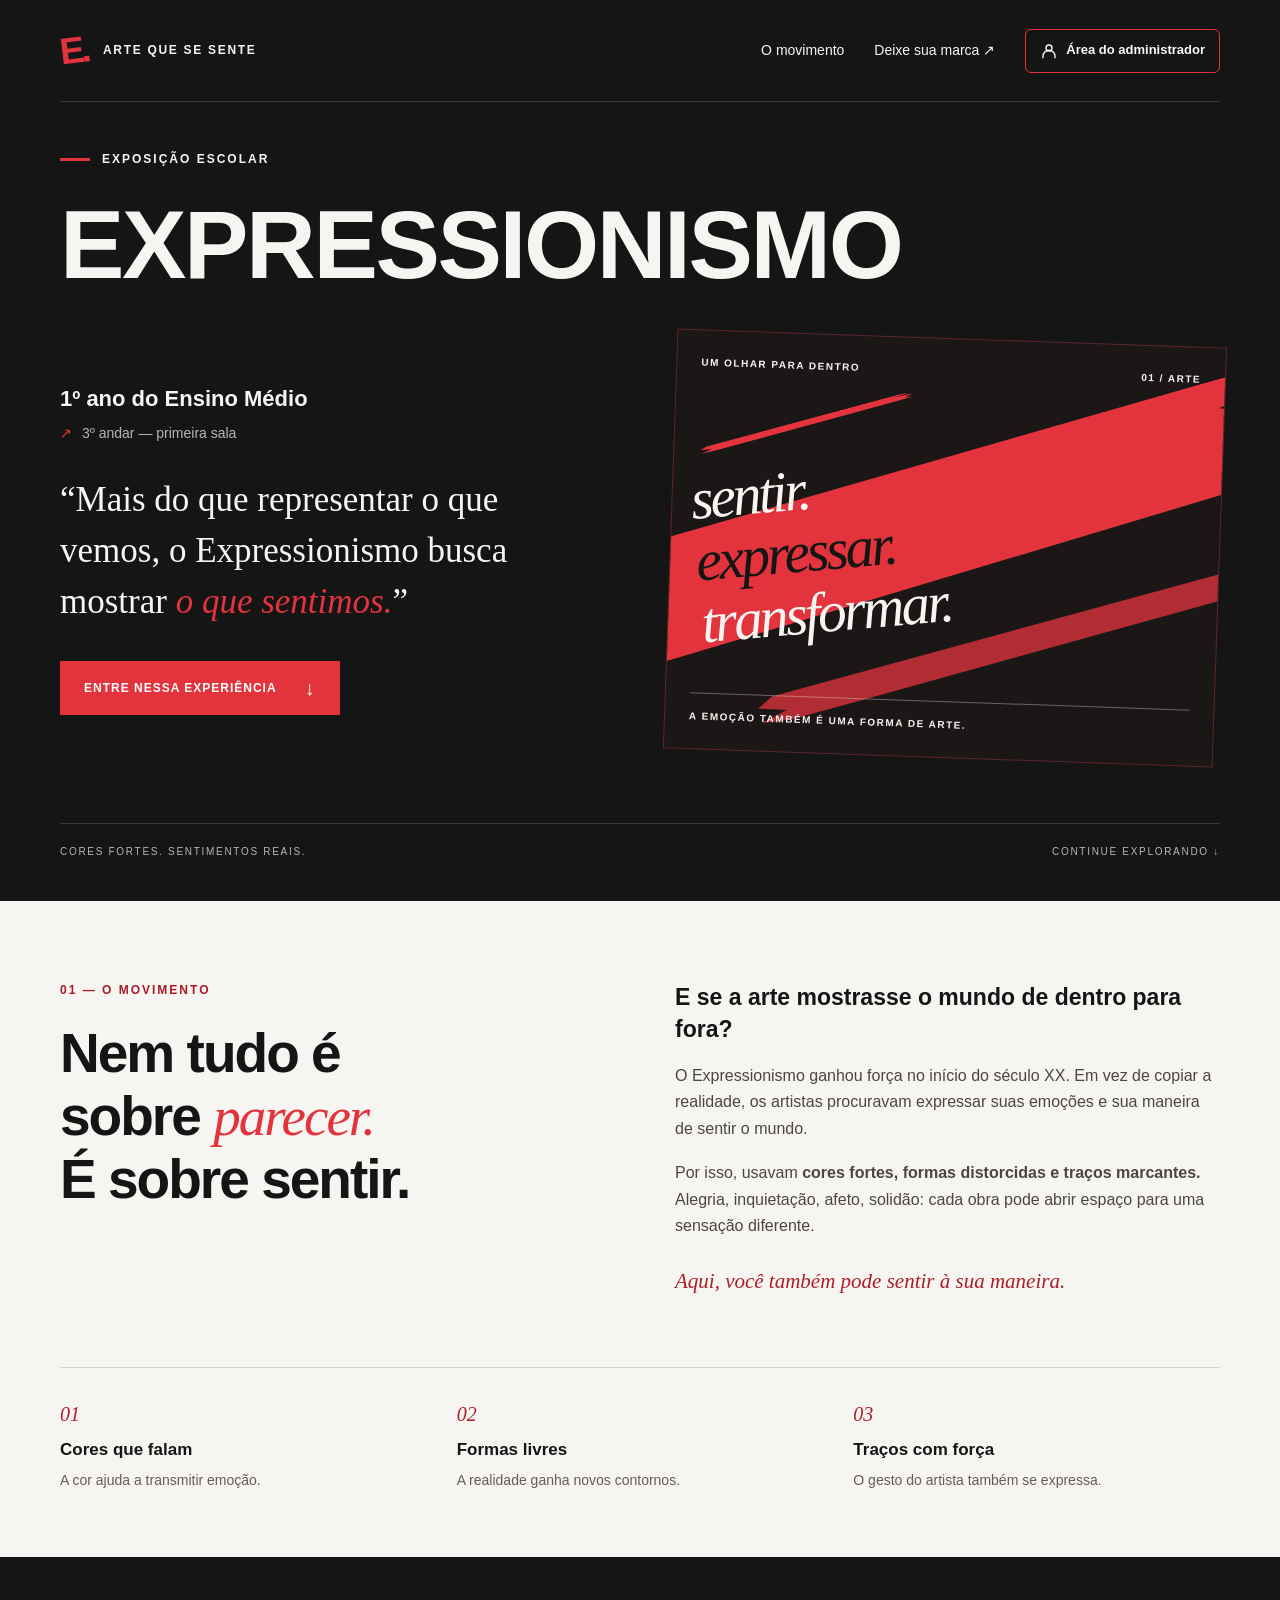
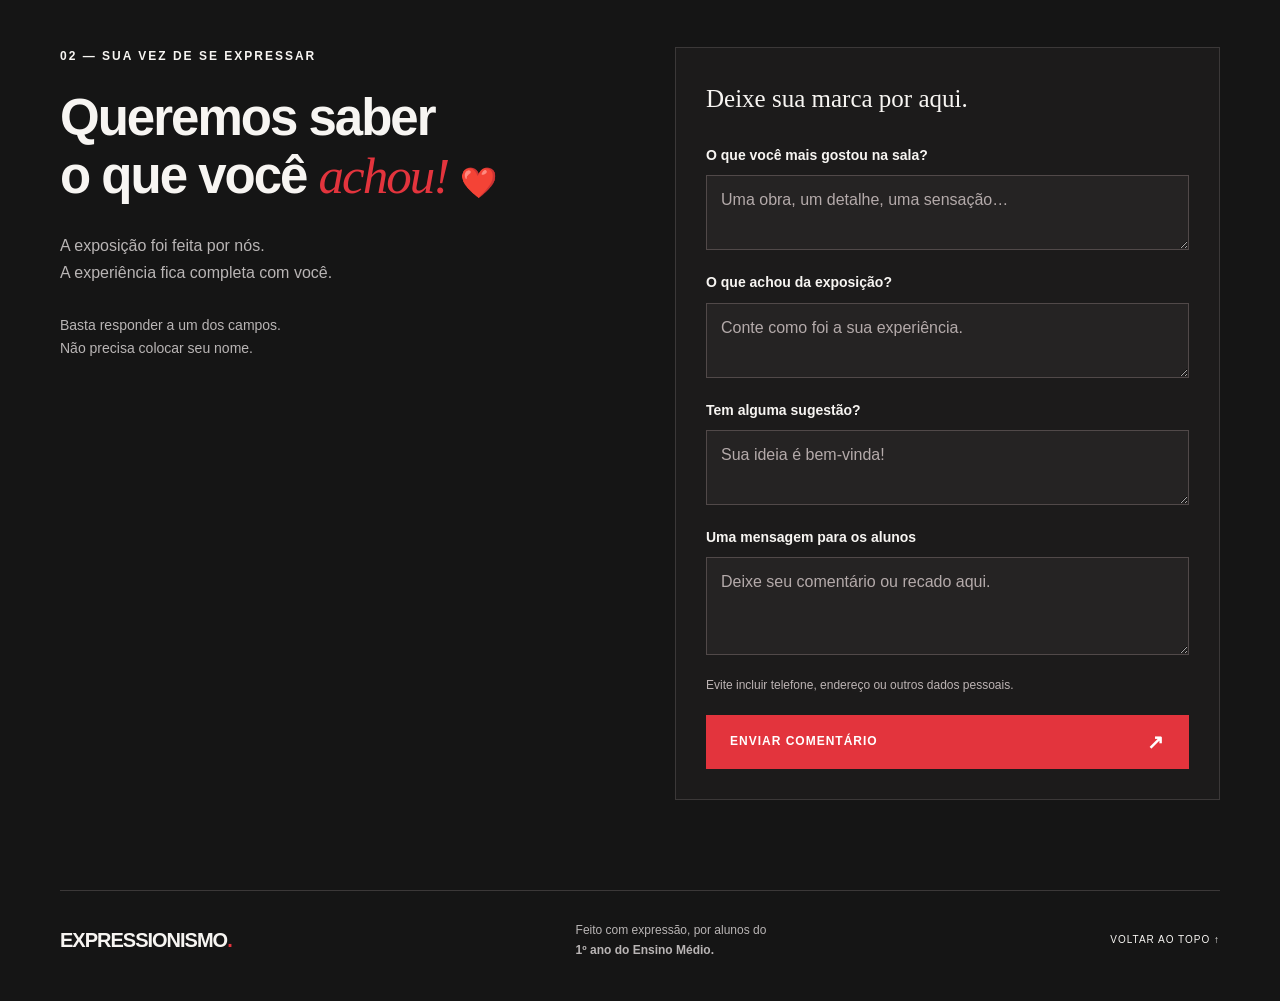
<file: index.html>
<!DOCTYPE html>
<html lang="pt-BR">
<head>
  <meta charset="UTF-8">
  <meta name="viewport" content="width=device-width, initial-scale=1">
  <meta name="theme-color" content="#151515">
  <meta name="description" content="Uma exposição sobre sentir: conheça o Expressionismo com os alunos do 1º ano do Ensino Médio.">
  <title>Expressionismo — Exposição do 1º ano</title>
  <link rel="stylesheet" href="style.css">
  <script src="script.js" defer></script>
</head>
<body>
  <a class="skip" href="#sobre">Pular para o conteúdo</a>
  <header class="header wrap">
    <a class="brand" href="#inicio" aria-label="Exposição, início"><span class="brand-mark" aria-hidden="true">E.</span> ARTE QUE SE SENTE</a>
    <nav aria-label="Navegação principal">
        <a href="#sobre">O movimento</a>

        <a href="#comentarios">
            Deixe sua marca <span aria-hidden="true">↗</span>
        </a>

        <a href="painel.html" class="admin-link">
            <svg
            width="18"
            height="18"
            viewBox="0 0 24 24"
            fill="none"
            stroke="currentColor"
            stroke-width="1.8"
            stroke-linecap="round"
            stroke-linejoin="round"
            aria-hidden="true"
            >
            <circle cx="12" cy="8" r="4"></circle>
            <path d="M4 21v-2a8 8 0 0 1 16 0v2"></path>
            </svg>

            Área do administrador
        </a>
        </nav>
  </header>
  <main>
    <section class="hero wrap" id="inicio" aria-labelledby="titulo">
      <div class="eyebrow"><span class="red-line"></span> EXPOSIÇÃO ESCOLAR</div>
      <h1 id="titulo">EXPRESSIONISMO</h1>
      <div class="hero-grid">
        <div class="hero-copy">
          <p class="class-year">1º ano do Ensino Médio</p>
          <p class="location"><span aria-hidden="true">↗</span> 3º andar — primeira sala</p>
          <blockquote>“Mais do que representar o que vemos, o Expressionismo busca mostrar <em>o que sentimos.</em>”</blockquote>
          <a class="button" href="#sobre">ENTRE NESSA EXPERIÊNCIA <span aria-hidden="true">↓</span></a>
        </div>
        <div class="art-poster" aria-hidden="true">
          <div class="poster-top">UM OLHAR PARA DENTRO <span>01 / ARTE</span></div>
          <div class="paint paint-one"></div><div class="paint paint-two"></div><div class="paint paint-three"></div>
          <p class="poster-type">sentir.<br><span>expressar.</span><br>transformar.</p>
          <div class="poster-bottom">A EMOÇÃO TAMBÉM É UMA FORMA DE ARTE.</div>
        </div>
      </div>
      <div class="hero-bottom"><span>CORES FORTES. SENTIMENTOS REAIS.</span><span aria-hidden="true">CONTINUE EXPLORANDO ↓</span></div>
    </section>
    <section class="about" id="sobre" aria-labelledby="sobre-titulo">
      <div class="wrap about-grid reveal">
        <div><p class="eyebrow">01 — O MOVIMENTO</p><h2 id="sobre-titulo">Nem tudo é<br>sobre <em>parecer.</em><br>É sobre sentir.</h2></div>
        <div class="about-copy"><p class="lead">E se a arte mostrasse o mundo de dentro para fora?</p><p>O Expressionismo ganhou força no início do século XX. Em vez de copiar a realidade, os artistas procuravam expressar suas emoções e sua maneira de sentir o mundo.</p><p>Por isso, usavam <strong>cores fortes, formas distorcidas e traços marcantes.</strong> Alegria, inquietação, afeto, solidão: cada obra pode abrir espaço para uma sensação diferente.</p><p class="hand-note">Aqui, você também pode sentir à sua maneira.</p></div>
      </div>
      <div class="wrap features reveal"><div><span>01</span><h3>Cores que falam</h3><p>A cor ajuda a transmitir emoção.</p></div><div><span>02</span><h3>Formas livres</h3><p>A realidade ganha novos contornos.</p></div><div><span>03</span><h3>Traços com força</h3><p>O gesto do artista também se expressa.</p></div></div>
    </section>
    <section class="feedback wrap" id="comentarios" aria-labelledby="comentarios-titulo">
      <div class="feedback-intro reveal"><p class="eyebrow">02 — SUA VEZ DE SE EXPRESSAR</p><h2 id="comentarios-titulo">Queremos saber<br>o que você <em>achou!</em> <span class="heart">❤️</span></h2><p>A exposição foi feita por nós.<br>A experiência fica completa com você.</p><p class="small">Basta responder a um dos campos.<br>Não precisa colocar seu nome.</p></div>
      <form id="feedback-form" class="form-card reveal" aria-describedby="form-note" novalidate>
        <p class="form-heading">Deixe sua marca por aqui.</p>
        <label for="gostou">O que você mais gostou na sala?</label><textarea id="gostou" name="gostou" rows="2" maxlength="1500" placeholder="Uma obra, um detalhe, uma sensação…"></textarea>
        <label for="opiniao">O que achou da exposição?</label><textarea id="opiniao" name="opiniao" rows="2" maxlength="1500" placeholder="Conte como foi a sua experiência."></textarea>
        <label for="sugestoes">Tem alguma sugestão?</label><textarea id="sugestoes" name="sugestoes" rows="2" maxlength="1500" placeholder="Sua ideia é bem-vinda!"></textarea>
        <label for="mensagem">Uma mensagem para os alunos</label><textarea id="mensagem" name="mensagem" rows="3" maxlength="1500" placeholder="Deixe seu comentário ou recado aqui."></textarea>
        <p id="form-note" class="form-note">Evite incluir telefone, endereço ou outros dados pessoais.</p>
        <p id="connection-note" class="connection-note">Prévia: o envio ainda não está conectado. Os comentários não serão enviados.</p>
        <button class="button" type="submit">ENVIAR COMENTÁRIO <span aria-hidden="true">↗</span></button>
        <p id="form-status" class="form-status" role="status" aria-live="polite" tabindex="-1"></p>
        <noscript><p>Ative o JavaScript para utilizar o formulário.</p></noscript>
      </form>
    </section>
  </main>
  <footer class="wrap footer"><a class="footer-title" href="#inicio">EXPRESSIONISMO<span>.</span></a><p>Feito com expressão, por alunos do<br><strong>1º ano do Ensino Médio.</strong></p><a href="#inicio" aria-label="Voltar ao início">VOLTAR AO TOPO ↑</a></footer>
</body>
</html>
</file>
<file: style.css>
/* Paleta e tipografia: sem fontes ou bibliotecas externas. */
:root{--black:#151515;--red:#e3343d;--paper:#f7f5f2;--muted:#b9b5b5;--line:#3b3838;--font:Arial,Helvetica,sans-serif}
*{box-sizing:border-box}html{scroll-behavior:smooth;scroll-padding-top:25px}body{margin:0;background:var(--black);color:var(--paper);font-family:var(--font);font-size:16px;line-height:1.65}a{color:inherit;text-decoration:none}button,textarea{font:inherit}button,a,textarea{-webkit-tap-highlight-color:transparent}a:focus-visible,button:focus-visible,textarea:focus-visible{outline:3px solid var(--red);outline-offset:5px}::selection{background:var(--red);color:white}.wrap{width:min(1160px,calc(100% - 64px));margin-inline:auto}.skip{position:fixed;top:-100px;left:16px;padding:12px;background:white;color:black;z-index:10}.skip:focus{top:12px}.header{display:flex;justify-content:space-between;align-items:center;gap:24px;min-height:102px;border-bottom:1px solid var(--line)}.brand{display:flex;align-items:center;gap:12px;font-size:12px;font-weight:700;letter-spacing:1.7px}.brand-mark{font-size:37px;line-height:1;color:var(--red);font-weight:900;letter-spacing:-4px;transform:rotate(-7deg);margin-right:4px}nav{display:flex;gap:30px;font-size:14px}nav a:hover{color:var(--red)}.hero{padding-top:48px}.eyebrow{display:flex;align-items:center;gap:12px;font-size:12px;font-weight:700;letter-spacing:2px;margin:0 0 22px}.red-line{width:30px;height:3px;background:var(--red)}h1{font-family:Impact,'Arial Narrow',var(--font);font-size:clamp(32px,7.55vw,106px);font-weight:900;line-height:1.1;letter-spacing:-.025em;margin:0 0 40px}h2{font-size:clamp(34px,4.3vw,58px);line-height:1.13;letter-spacing:-2px;margin:0}h2 em,blockquote em{font-family:Georgia,'Times New Roman',serif;font-weight:400;color:var(--red)}.hero-grid{display:grid;grid-template-columns:1fr 1fr;gap:60px;align-items:center}.class-year{font-size:22px;font-weight:700;margin:0 0 5px}.location{color:var(--muted);font-size:14px;margin:0}.location span{color:var(--red);margin-right:6px}blockquote{font-family:Georgia,'Times New Roman',serif;font-size:clamp(24px,2.8vw,35px);line-height:1.45;margin:30px 0 34px;max-width:500px}.button{display:inline-flex;justify-content:space-between;align-items:center;gap:28px;min-height:54px;background:var(--red);color:white;border:1px solid transparent;padding:16px 23px;font-weight:700;font-size:12px;letter-spacing:1px;cursor:pointer;transition:background .2s,transform .2s}.button:hover{background:#c3222c;transform:translateY(-2px)}.button span{font-size:20px;line-height:1}.button:disabled{opacity:.7;cursor:wait;transform:none}.art-poster{position:relative;isolation:isolate;overflow:hidden;min-height:420px;border:1px solid #5c2528;background:#1b1717;transform:rotate(2deg);padding:24px;display:flex;flex-direction:column;justify-content:space-between}.poster-top,.poster-bottom{font-size:10px;letter-spacing:1.5px;font-weight:bold;display:flex;justify-content:space-between;gap:10px}.poster-bottom{border-top:1px solid #ffffff55;padding-top:15px}.poster-type{font-family:Georgia,serif;font-size:clamp(36px,4.5vw,63px);font-style:italic;line-height:1.08;letter-spacing:-3px;margin:35px 0;transform:rotate(-7deg);position:relative}.poster-type span{color:var(--black)}.paint{position:absolute;z-index:-1;background:var(--red);clip-path:polygon(3% 9%,95% 0,98% 16%,91% 22%,100% 39%,96% 66%,100% 85%,6% 100%,0 86%,5% 65%,0 36%);animation:breathe 9s ease-in-out infinite alternate}.paint-one{width:130%;height:130px;top:115px;left:-15%;transform:rotate(-17deg)}.paint-two{width:100%;height:30px;top:285px;left:15%;transform:rotate(-17deg);opacity:.75}.paint-three{width:40%;height:7px;top:85px;left:4%;transform:rotate(-17deg)}@keyframes breathe{to{translate:0 -5px}}.hero-bottom{display:flex;justify-content:space-between;gap:15px;border-top:1px solid var(--line);margin-top:65px;padding:20px 0 28px;font-size:10px;letter-spacing:1.7px;color:var(--muted)}.about{background:var(--paper);color:var(--black);padding:80px 0 65px;margin-top:12px}.about-grid{display:grid;grid-template-columns:1fr 1fr;gap:70px}.about .eyebrow{color:#a91b25}.about-copy p{margin:0 0 18px;color:#4b4646}.about-copy .lead{font-size:23px;line-height:1.4;color:var(--black);font-weight:700}.about-copy .hand-note{font-family:Georgia,serif;font-style:italic;color:#ab2028;font-size:21px;margin-top:25px}.features{display:grid;grid-template-columns:repeat(3,1fr);gap:30px;border-top:1px solid #d7d0d0;padding-top:30px;margin-top:50px}.features span{font-family:Georgia,serif;font-style:italic;color:#ad2029;font-size:20px}.features h3{font-size:17px;margin:5px 0}.features p{font-size:14px;color:#635c5c;margin:0}.feedback{display:grid;grid-template-columns:1fr 1fr;gap:70px;padding-block:90px}.feedback h2{font-size:clamp(34px,4vw,51px)}.feedback-intro>p:not(.eyebrow){color:var(--muted);margin-top:28px}.heart{display:inline-block;font-size:30px}.small{font-size:14px}.form-card{border:1px solid var(--line);padding:30px;background:#1c1b1b}.form-heading{font-family:Georgia,serif;font-size:25px;margin:0 0 25px}.form-card label{display:block;font-size:14px;margin-bottom:8px;font-weight:700}.form-card textarea{display:block;width:100%;min-height:75px;resize:vertical;background:#252323;color:white;border:1px solid #514949;border-radius:0;padding:12px 14px;line-height:1.5;margin:0 0 21px;font-size:16px}.form-card textarea::placeholder{color:#b4aaaa}.form-card textarea:focus{border-color:var(--red)}.form-note,.connection-note{font-size:12px;color:#bdb4b4;line-height:1.6}.connection-note{border-left:2px solid var(--red);padding-left:12px;margin-block:16px}.form-card .button{width:100%;margin-top:8px}.form-status{font-size:14px;margin:16px 0 0}.form-status:empty{display:none}.form-status[data-state="error"]{color:#ffb7bc}.form-status[data-state="success"]{color:white}.footer{display:flex;justify-content:space-between;align-items:center;gap:24px;border-top:1px solid var(--line);padding-block:30px 40px}.footer-title{font-size:20px;font-weight:900;letter-spacing:-1px}.footer-title span{color:var(--red)}.footer p{font-size:12px;color:var(--muted);margin:0}.footer>a:last-child{font-size:10px;letter-spacing:1px}.reveal{opacity:1}.motion .reveal{opacity:0;transform:translateY(18px);transition:opacity .65s,transform .65s}.motion .reveal.visible{opacity:1;transform:none}
@media(min-width:1500px){h1{font-size:106px}}
@media(max-width:800px){.wrap{width:calc(100% - 40px)}.header{min-height:80px}.brand{font-size:10px;letter-spacing:1px}nav{gap:16px}nav a:first-child{display:none}.hero{padding-top:32px}h1{font-size:8.1vw;letter-spacing:-.035em;margin-bottom:28px}.hero-grid{gap:30px}.art-poster{min-height:355px;padding:18px}.poster-type{font-size:38px}.poster-top span{display:none}.hero-grid,.about-grid,.feedback{grid-template-columns:1fr}.hero-copy{max-width:580px}blockquote{max-width:580px}.art-poster{max-width:520px;width:calc(100% - 10px);margin:12px auto}.poster-type{font-size:clamp(44px,10vw,65px)}.paint-one{top:100px}.paint-two{top:255px}.about{padding-block:55px}.about-grid{gap:30px}.features{gap:20px;margin-top:30px}.feedback{gap:32px;padding-block:60px}.feedback-intro>p:not(.eyebrow){margin-top:20px}.hero-bottom{margin-top:35px}.hero-bottom span:last-child{display:none}.footer{flex-wrap:wrap}.footer>a:last-child{margin-left:auto}.form-card{padding:24px}}
@media(max-width:420px){.wrap{width:calc(100% - 32px)}nav{font-size:12px}.brand{font-size:9px;gap:8px;letter-spacing:.5px}.brand-mark{font-size:32px}h1{font-size:8vw}.eyebrow{font-size:10px;letter-spacing:1.4px}.class-year{font-size:20px}.features{grid-template-columns:1fr;gap:23px}.features>div{padding-left:36px;position:relative}.features span{position:absolute;left:0;top:2px}.features h3{margin-top:0}.form-card{padding:20px}.footer{align-items:flex-start}.footer>a:last-child{margin-left:0}.button{letter-spacing:.6px;padding-inline:18px}h2{letter-spacing:-1px}}
@media(prefers-reduced-motion:reduce){html{scroll-behavior:auto}*,*::before,*::after{animation:none!important;transition:none!important}.motion .reveal{opacity:1;transform:none}}

/* Acesso ao painel do administrador */
.header nav {
  align-items: center;
  flex-wrap: wrap;
}

.header nav .admin-link {
  display: inline-flex;
  align-items: center;
  justify-content: center;
  gap: 8px;

  min-height: 44px;
  padding: 10px 14px;

  border: 1px solid #e3343d;
  border-radius: 6px;

  color: #faf7f7;
  font-size: 13px;
  font-weight: 700;
  line-height: 1.4;
  text-align: center;

  transition: background-color 0.2s;
}

.header nav .admin-link:hover {
  background-color: #e3343d;
  color: white;
}

.admin-link svg {
  flex-shrink: 0;
}

/* Organiza o cabeçalho no celular */
@media (max-width: 800px) {
  .header {
    flex-wrap: wrap;
    gap: 16px;
    padding-block: 18px;
  }

  .header nav {
    width: 100%;
    justify-content: space-between;
    gap: 12px;
  }

  .header nav .admin-link {
    max-width: 100%;
    font-size: 12px;
    padding: 10px 12px;
  }
}

.voltar {
  display: inline-flex;
  align-items: center;
  gap: 10px;
  min-height: 44px;
  margin-top: 12px;
  color: #faf7f7;
  text-decoration: none;
  font-size: 14px;
}

.voltar span {
  color: #ff858c;
  font-size: 24px;
}

.voltar:hover {
  text-decoration: underline;
}

.voltar:focus-visible {
  outline: 3px solid #ff9399;
  outline-offset: 4px;
}
</file>
